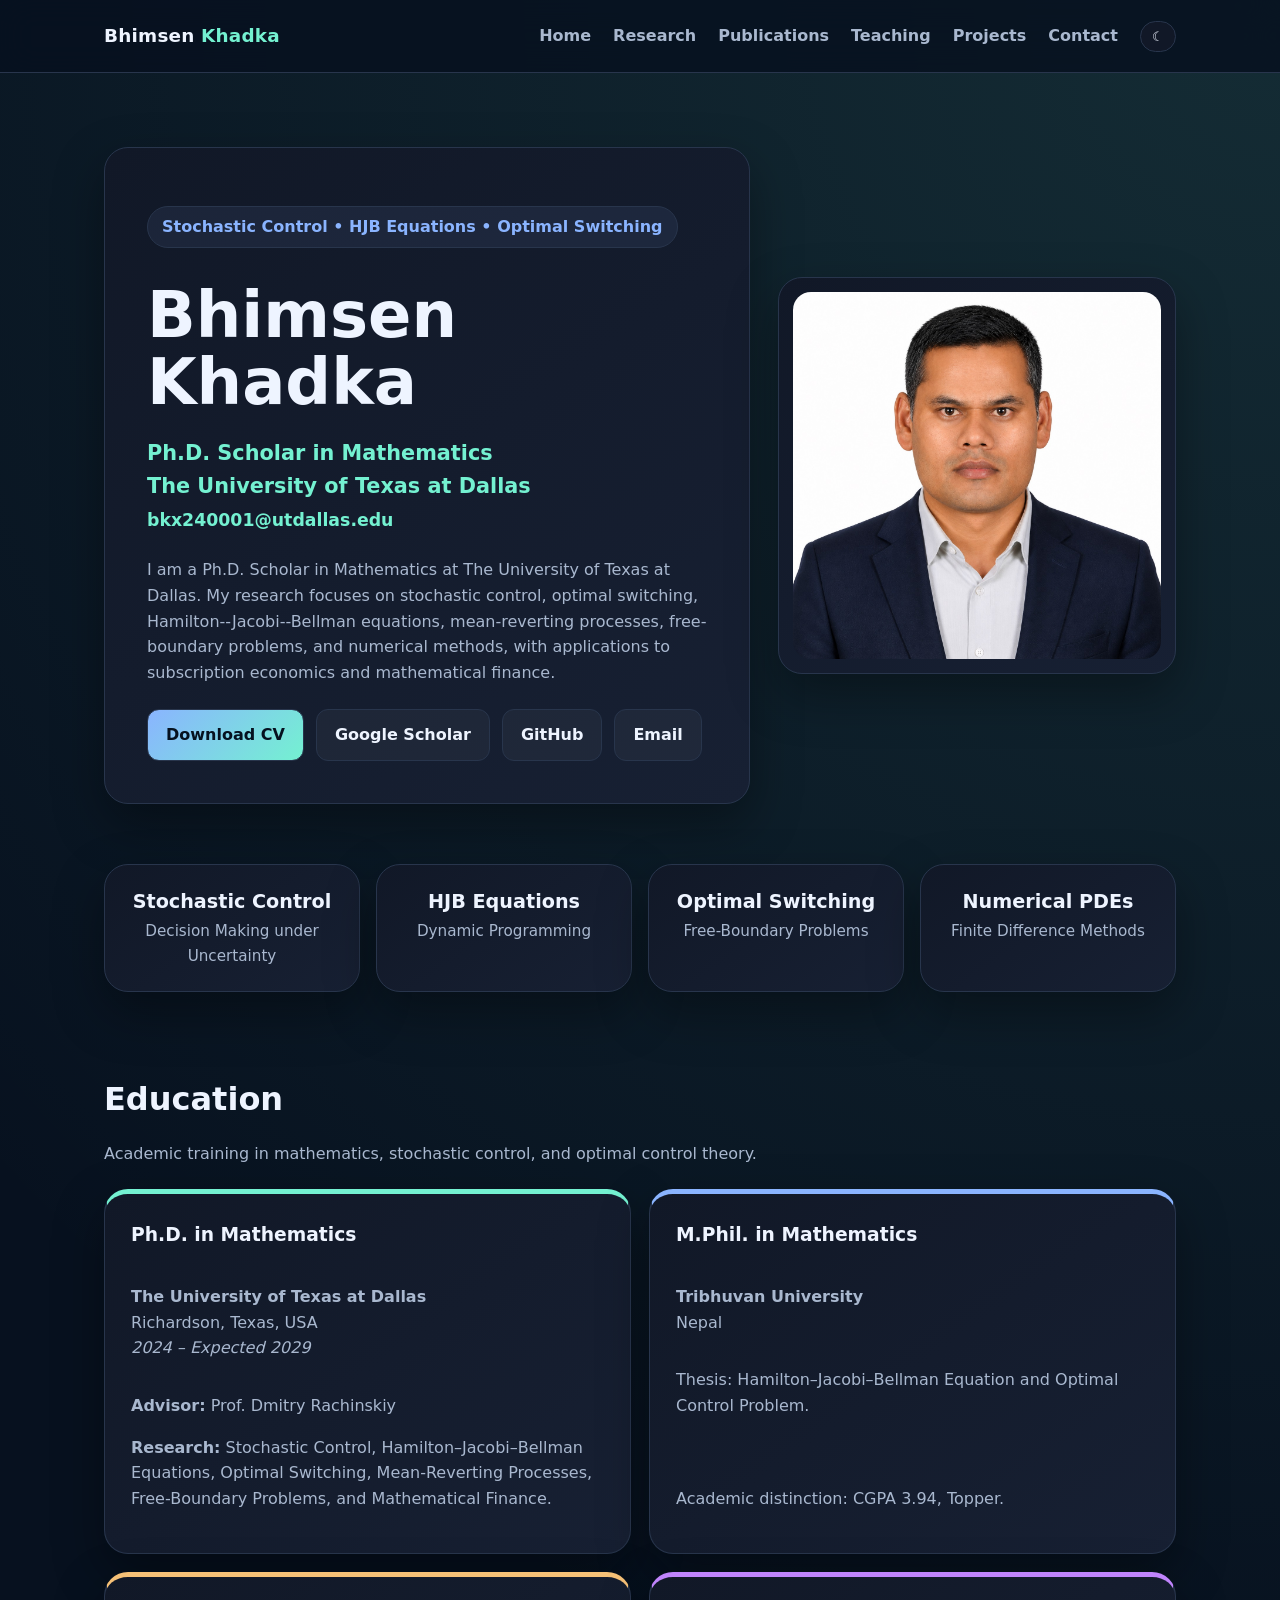
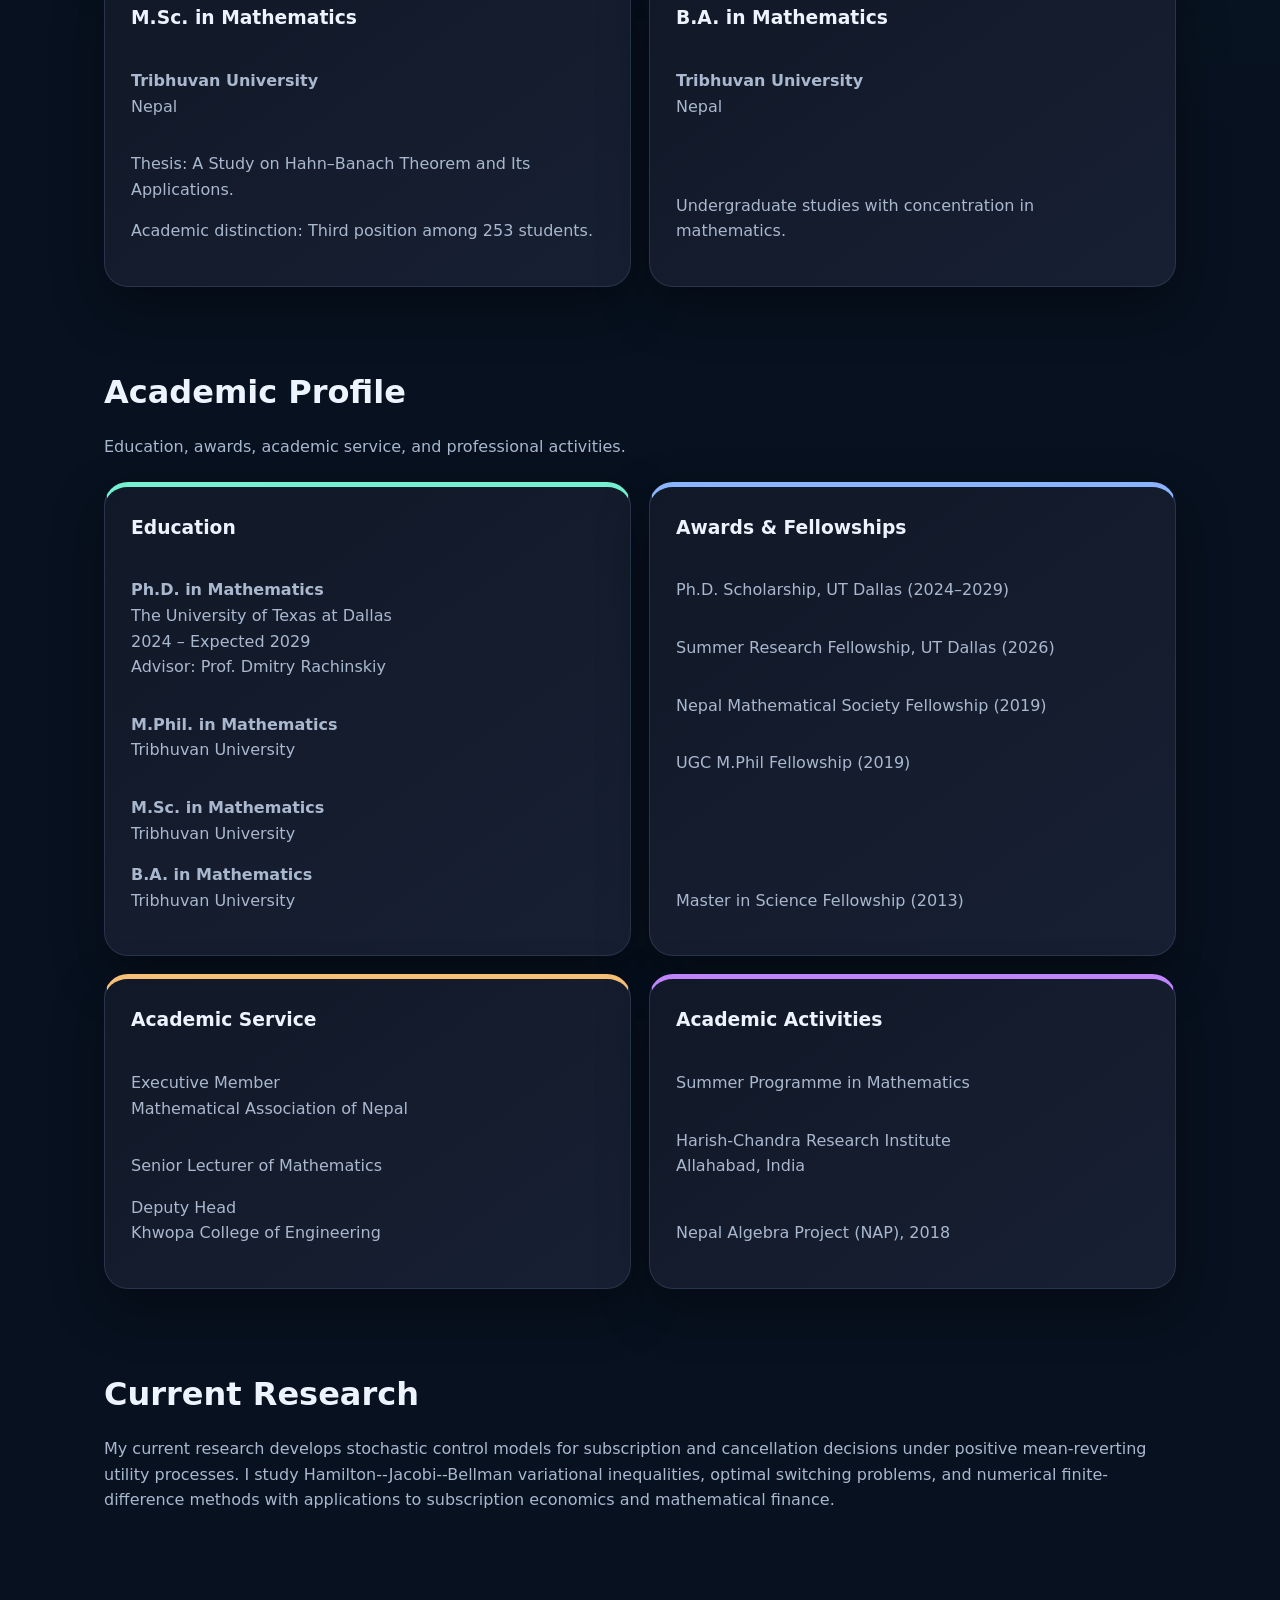
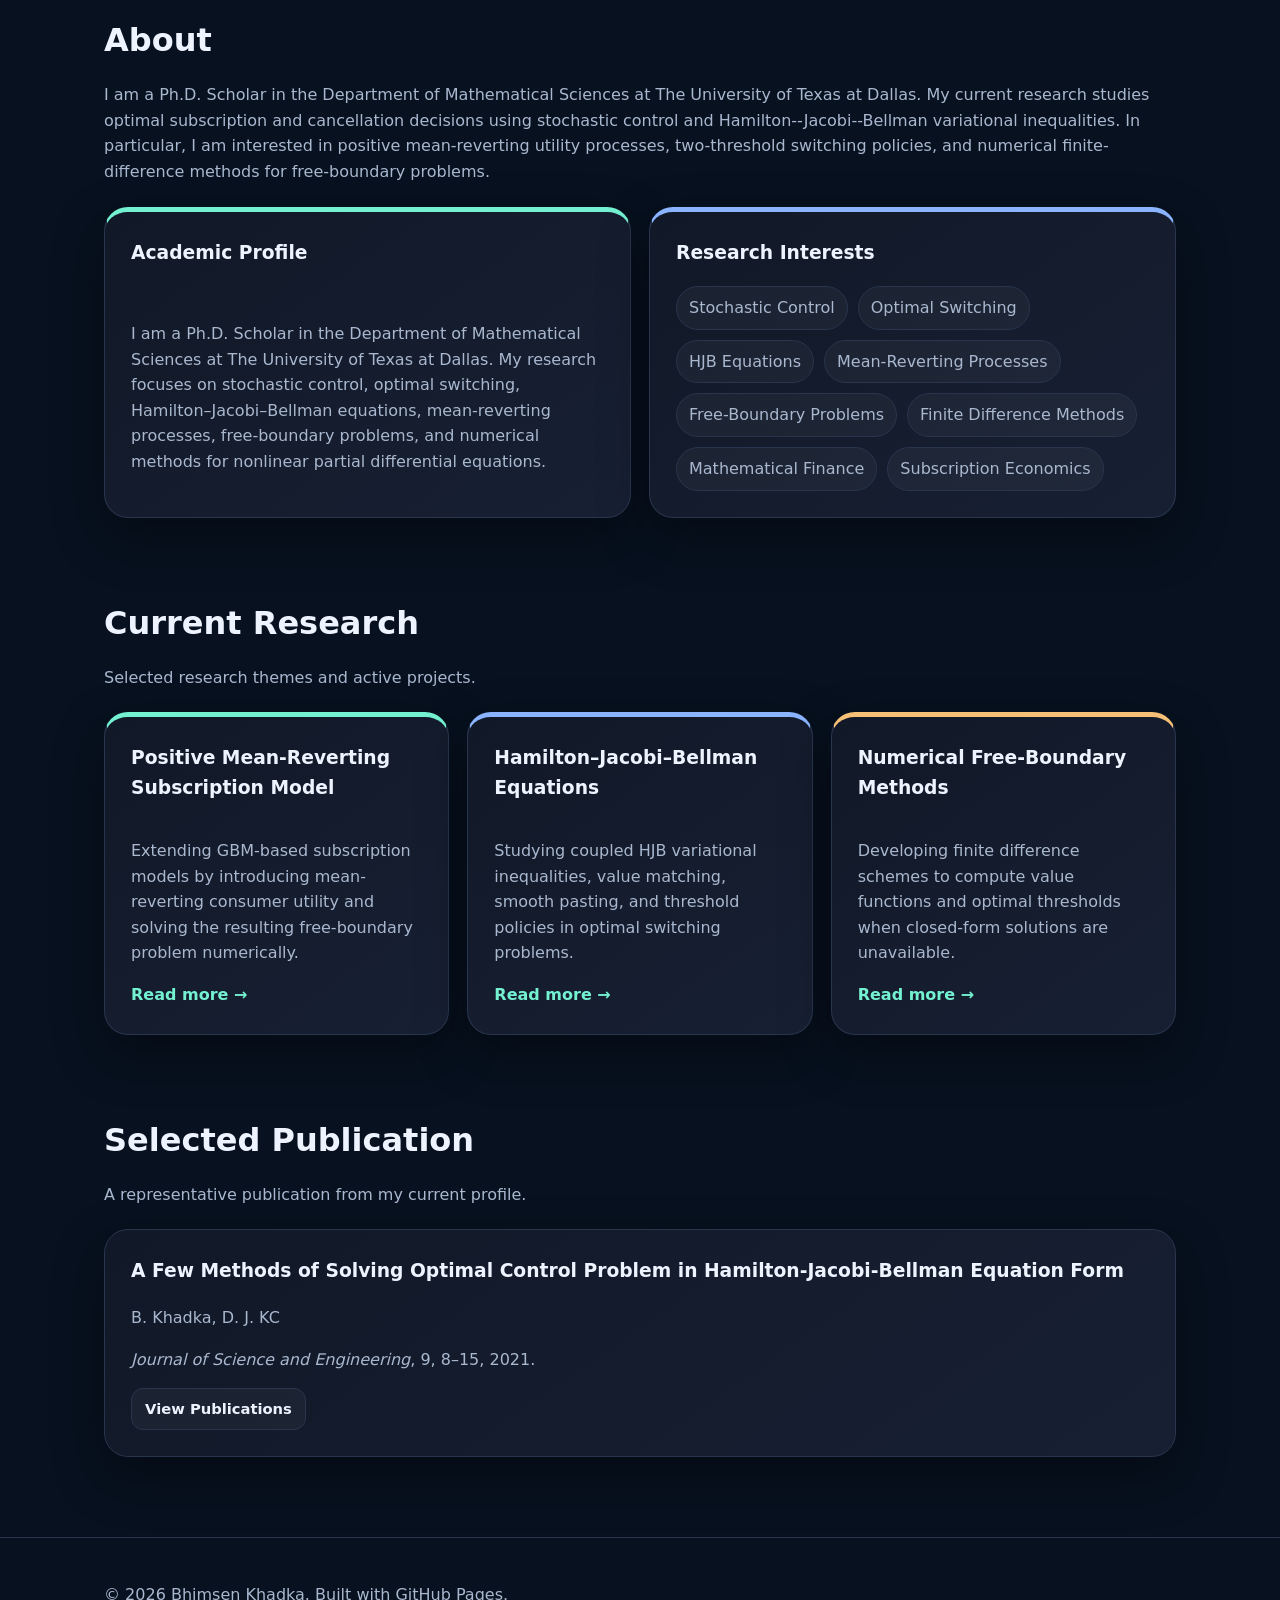
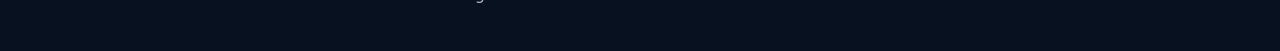
<file: index.html>
<!DOCTYPE html>
<html lang="en">
<head>
  <meta charset="UTF-8" />
  <meta name="viewport" content="width=device-width, initial-scale=1.0" />
  <title>Bhimsen Khadka | Mathematics PhD</title>
  <meta name="description" content="Academic website of Bhimsen Khadka, PhD Scholar in Mathematics at The University of Texas at Dallas." />
  <meta name="google-site-verification" content="ZYRdFYte85MafFgRu5NXMgGypsYidAjBqfhh8ABR3eA" />
  <link rel="stylesheet" href="css/style.css" />
</head>
<body>
  <header class="site-header">
    <nav class="nav container">
      <a class="brand" href="index.html">Bhimsen <span>Khadka</span></a>
      <button class="nav-toggle" id="navToggle">☰</button>
      <div class="nav-links" id="navLinks">
        <a href="index.html">Home</a>
        <a href="research.html">Research</a>
        <a href="publications.html">Publications</a>
        <a href="teaching.html">Teaching</a>
        <a href="projects.html">Projects</a>
        <a href="contact.html">Contact</a>
        <button id="themeToggle" class="theme-btn">☾</button>
      </div>
    </nav>
  </header>

  <main>
    <section class="hero container">
      <div class="hero-card">
        <p class="eyebrow">Stochastic Control • HJB Equations • Optimal Switching</p>
        <h1>Bhimsen Khadka</h1>
        <p class="subtitle">
Ph.D. Scholar in Mathematics<br />
The University of Texas at Dallas<br />
<small>bkx240001@utdallas.edu</small>
        </p>
        <p class="hero-text">
  I am a Ph.D. Scholar in Mathematics at The University of Texas at Dallas.
  My research focuses on stochastic control, optimal switching,
  Hamilton--Jacobi--Bellman equations, mean-reverting processes,
  free-boundary problems, and numerical methods, with applications to
  subscription economics and mathematical finance.
         </p>
        <div class="button-row">
          <a class="btn primary" href="Bhimsen_CV.pdf">Download CV</a>
          <a class="btn" href="https://scholar.google.com/citations?user=SEd0afoAAAAJ&hl=en" target="_blank">Google Scholar</a>
          <a class="btn" href="https://github.com/BhimsenKhadka" target="_blank">GitHub</a>
          <a class="btn" href="mailto:bkx240001@utdallas.edu">Email</a>
        </div>
      </div>
      <div class="profile-card">
        <img src="Photo.jpg" alt="Bhimsen Khadka" />
      </div>
    </section>
<section class="stats container">
    <div class="stat-card">
<strong>Stochastic Control</strong>
<span>Decision Making under Uncertainty</span>
</div>

<div class="stat-card">
<strong>HJB Equations</strong>
<span>Dynamic Programming</span>
</div>

<div class="stat-card">
<strong>Optimal Switching</strong>
<span>Free-Boundary Problems</span>
</div>

<div class="stat-card">
<strong>Numerical PDEs</strong>
<span>Finite Difference Methods</span>
</div>
</section>
<section class="section container">
  <div class="section-heading">
    <h2>Education</h2>
    <p>Academic training in mathematics, stochastic control, and optimal control theory.</p>
  </div>

 <div class="grid two">

    <article class="card">
      <h3>Ph.D. in Mathematics</h3>
      <p>
        <strong>The University of Texas at Dallas</strong><br>
        Richardson, Texas, USA<br>
        <em>2024 – Expected 2029</em>
      </p>
      <p>
        <strong>Advisor:</strong> Prof. Dmitry Rachinskiy
      </p>
      <p>
        <strong>Research:</strong> Stochastic Control, Hamilton–Jacobi–Bellman
        Equations, Optimal Switching, Mean-Reverting Processes, Free-Boundary
        Problems, and Mathematical Finance.
      </p>
    </article>

    <article class="card">
      <h3>M.Phil. in Mathematics</h3>
      <p>
        <strong>Tribhuvan University</strong><br>
        Nepal
      </p>
      <p>
        Thesis: Hamilton–Jacobi–Bellman Equation and Optimal Control Problem.
      </p>
      <p>
        Academic distinction: CGPA 3.94, Topper.
      </p>
    </article>

    <article class="card">
      <h3>M.Sc. in Mathematics</h3>
      <p>
        <strong>Tribhuvan University</strong><br>
        Nepal
      </p>
      <p>
        Thesis: A Study on Hahn–Banach Theorem and Its Applications.
      </p>
      <p>
        Academic distinction: Third position among 253 students.
      </p>
    </article>

    <article class="card">
      <h3>B.A. in Mathematics</h3>
      <p>
        <strong>Tribhuvan University</strong><br>
        Nepal
      </p>
      <p>
        Undergraduate studies with concentration in mathematics.
      </p>
    </article>

  </div>
</section>

    
<section class="section container">
    <div class="section-heading">
        <h2>Academic Profile</h2>
        <p>Education, awards, academic service, and professional activities.</p>
    </div>

    <div class="grid two">

        <div class="card">
            <h3>Education</h3>

            <p>
                <strong>Ph.D. in Mathematics</strong><br>
                The University of Texas at Dallas<br>
                2024 – Expected 2029<br>
                Advisor: Prof. Dmitry Rachinskiy
            </p>

            <p>
                <strong>M.Phil. in Mathematics</strong><br>
                Tribhuvan University
            </p>

            <p>
                <strong>M.Sc. in Mathematics</strong><br>
                Tribhuvan University
            </p>

            <p>
                <strong>B.A. in Mathematics</strong><br>
                Tribhuvan University
            </p>
        </div>

        <div class="card">
            <h3>Awards & Fellowships</h3>

            <p>Ph.D. Scholarship, UT Dallas (2024–2029)</p>

            <p>Summer Research Fellowship, UT Dallas (2026)</p>

            <p>Nepal Mathematical Society Fellowship (2019)</p>

            <p>UGC M.Phil Fellowship (2019)</p>

            <p>Master in Science Fellowship (2013)</p>
        </div>

        <div class="card">
            <h3>Academic Service</h3>

            <p>Executive Member<br>
            Mathematical Association of Nepal</p>

            <p>Senior Lecturer of Mathematics</p>

            <p>Deputy Head<br>
            Khwopa College of Engineering</p>
        </div>

        <div class="card">
            <h3>Academic Activities</h3>

            <p>Summer Programme in Mathematics</p>

            <p>Harish-Chandra Research Institute<br>
            Allahabad, India</p>

            <p>Nepal Algebra Project (NAP), 2018</p>
        </div>

    </div>
</section>

    
<section class="section container">
  <div class="section-heading">
    <h2>Current Research</h2>
    <p>
      My current research develops stochastic control models for subscription
      and cancellation decisions under positive mean-reverting utility processes.
      I study Hamilton--Jacobi--Bellman variational inequalities, optimal
      switching problems, and numerical finite-difference methods with
      applications to subscription economics and mathematical finance.
    </p>
  </div>
</section>
    <section class="section container">
      <div class="section-heading">
       
        <h2>About</h2>
       <p>
  I am a Ph.D. Scholar in the Department of Mathematical Sciences at
  The University of Texas at Dallas. My current research studies optimal
  subscription and cancellation decisions using stochastic control and
  Hamilton--Jacobi--Bellman variational inequalities. In particular, I am
  interested in positive mean-reverting utility processes, two-threshold
  switching policies, and numerical finite-difference methods for
  free-boundary problems.
</p>
      </div>
      <div class="grid two">
        <div class="card">
          <h3>Academic Profile</h3>
         <p>
I am a Ph.D. Scholar in the Department of Mathematical Sciences at
The University of Texas at Dallas. My research focuses on stochastic
control, optimal switching, Hamilton–Jacobi–Bellman equations,
mean-reverting processes, free-boundary problems, and numerical
methods for nonlinear partial differential equations.
</p>
        </div>
        <div class="card">
          <h3>Research Interests</h3>
          <div class="tags">
            <span>Stochastic Control</span>
            <span>Optimal Switching</span>
            <span>HJB Equations</span>
            <span>Mean-Reverting Processes</span>
            <span>Free-Boundary Problems</span>
            <span>Finite Difference Methods</span>
            <span>Mathematical Finance</span>
            <span>Subscription Economics</span>
          </div>
        </div>
      </div>
    </section>

    <section class="section container">
      <div class="section-heading">
        <h2>Current Research</h2>
        <p>Selected research themes and active projects.</p>
      </div>
      <div class="grid three">
        <article class="card">
          <h3>Positive Mean-Reverting Subscription Model</h3>
          <p>
            Extending GBM-based subscription models by introducing mean-reverting
            consumer utility and solving the resulting free-boundary problem numerically.
          </p>
          <a class="text-link" href="research.html">Read more →</a>
        </article>
        <article class="card">
          <h3>Hamilton–Jacobi–Bellman Equations</h3>
          <p>
            Studying coupled HJB variational inequalities, value matching,
            smooth pasting, and threshold policies in optimal switching problems.
          </p>
          <a class="text-link" href="research.html">Read more →</a>
        </article>
        <article class="card">
          <h3>Numerical Free-Boundary Methods</h3>
          <p>
            Developing finite difference schemes to compute value functions and
            optimal thresholds when closed-form solutions are unavailable.
          </p>
          <a class="text-link" href="projects.html">Read more →</a>
        </article>
      </div>
    </section>

    <section class="section container">
      <div class="section-heading">
        <h2>Selected Publication</h2>
        <p>A representative publication from my current profile.</p>
      </div>
      <div class="publication">
        <h3>A Few Methods of Solving Optimal Control Problem in Hamilton-Jacobi-Bellman Equation Form</h3>
        <p>B. Khadka, D. J. KC</p>
        <p><em>Journal of Science and Engineering</em>, 9, 8–15, 2021.</p>
        <a class="btn small" href="publications.html">View Publications</a>
      </div>
    </section>
  </main>

  <footer class="footer">
    <div class="container">
      <p>© <span id="year"></span> Bhimsen Khadka. Built with GitHub Pages.</p>
    </div>
  </footer>

  <script src="js/script.js"></script>
</body>
</html>
</file>
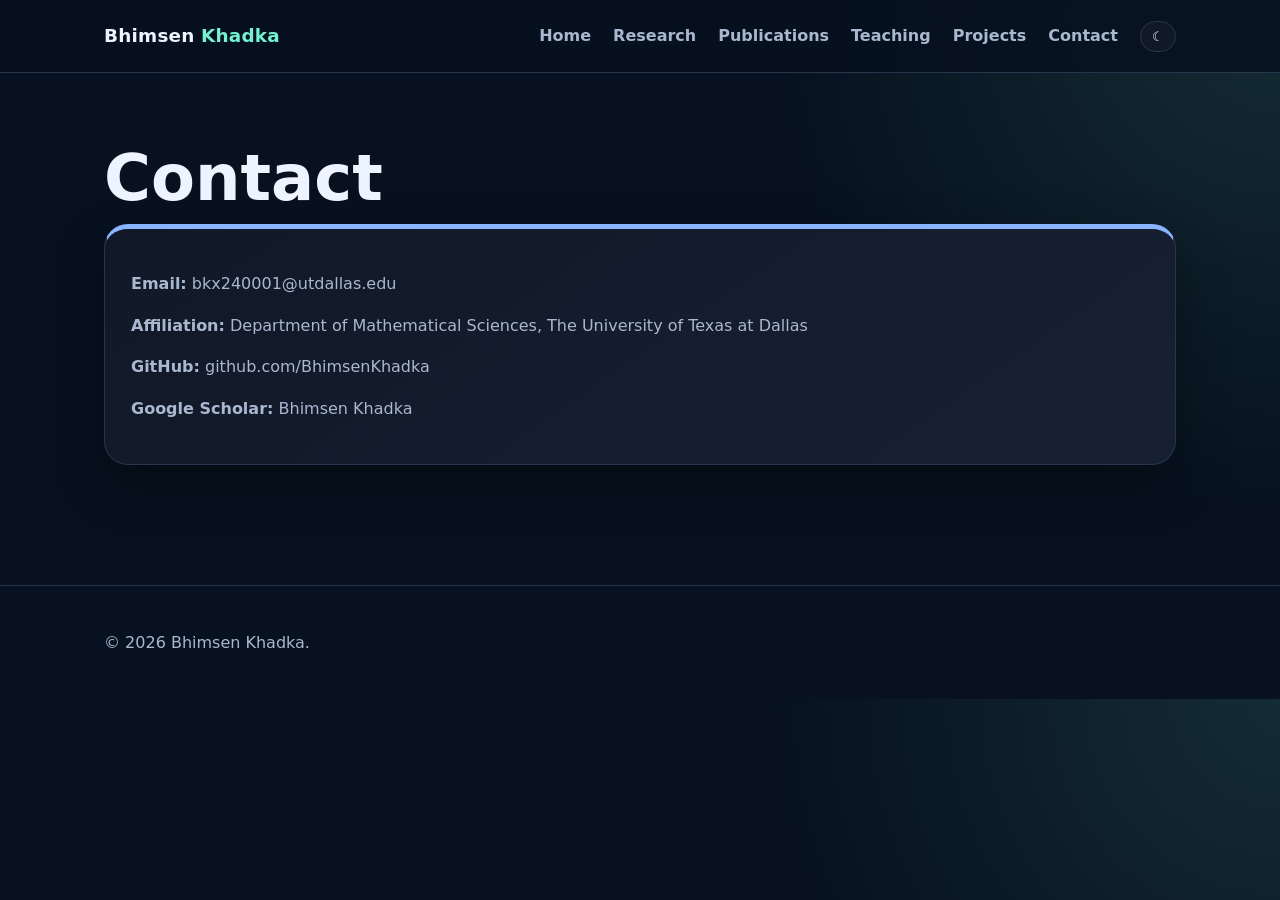
<file: contact.html>
<!DOCTYPE html>
<html lang="en">
<head>
  <meta charset="UTF-8" />
  <meta name="viewport" content="width=device-width, initial-scale=1.0" />
  <title>Contact | Bhimsen Khadka</title>
  <link rel="stylesheet" href="css/style.css" />
</head>
<body>
<header class="site-header"><nav class="nav container"><a class="brand" href="index.html">Bhimsen <span>Khadka</span></a><button class="nav-toggle" id="navToggle">☰</button><div class="nav-links" id="navLinks"><a href="index.html">Home</a><a href="research.html">Research</a><a href="publications.html">Publications</a><a href="teaching.html">Teaching</a><a href="projects.html">Projects</a><a href="contact.html">Contact</a><button id="themeToggle" class="theme-btn">☾</button></div></nav></header>
<main class="container page">
  <h1>Contact</h1>
  <div class="card">
    <p><strong>Email:</strong> <a href="mailto:bkx240001@utdallas.edu">bkx240001@utdallas.edu</a></p>
    <p><strong>Affiliation:</strong> Department of Mathematical Sciences, The University of Texas at Dallas</p>
    <p><strong>GitHub:</strong> <a href="https://github.com/BhimsenKhadka" target="_blank">github.com/BhimsenKhadka</a></p>
  <p><strong>Google Scholar:</strong> <a href="https://scholar.google.com/citations?user=SEd0afoAAAAJ&hl=en" target="_blank">Bhimsen Khadka</a></p>
  </div>
</main>
<footer class="footer"><div class="container"><p>© <span id="year"></span> Bhimsen Khadka.</p></div></footer>
<script src="js/script.js"></script>
</body>
</html>
</file>
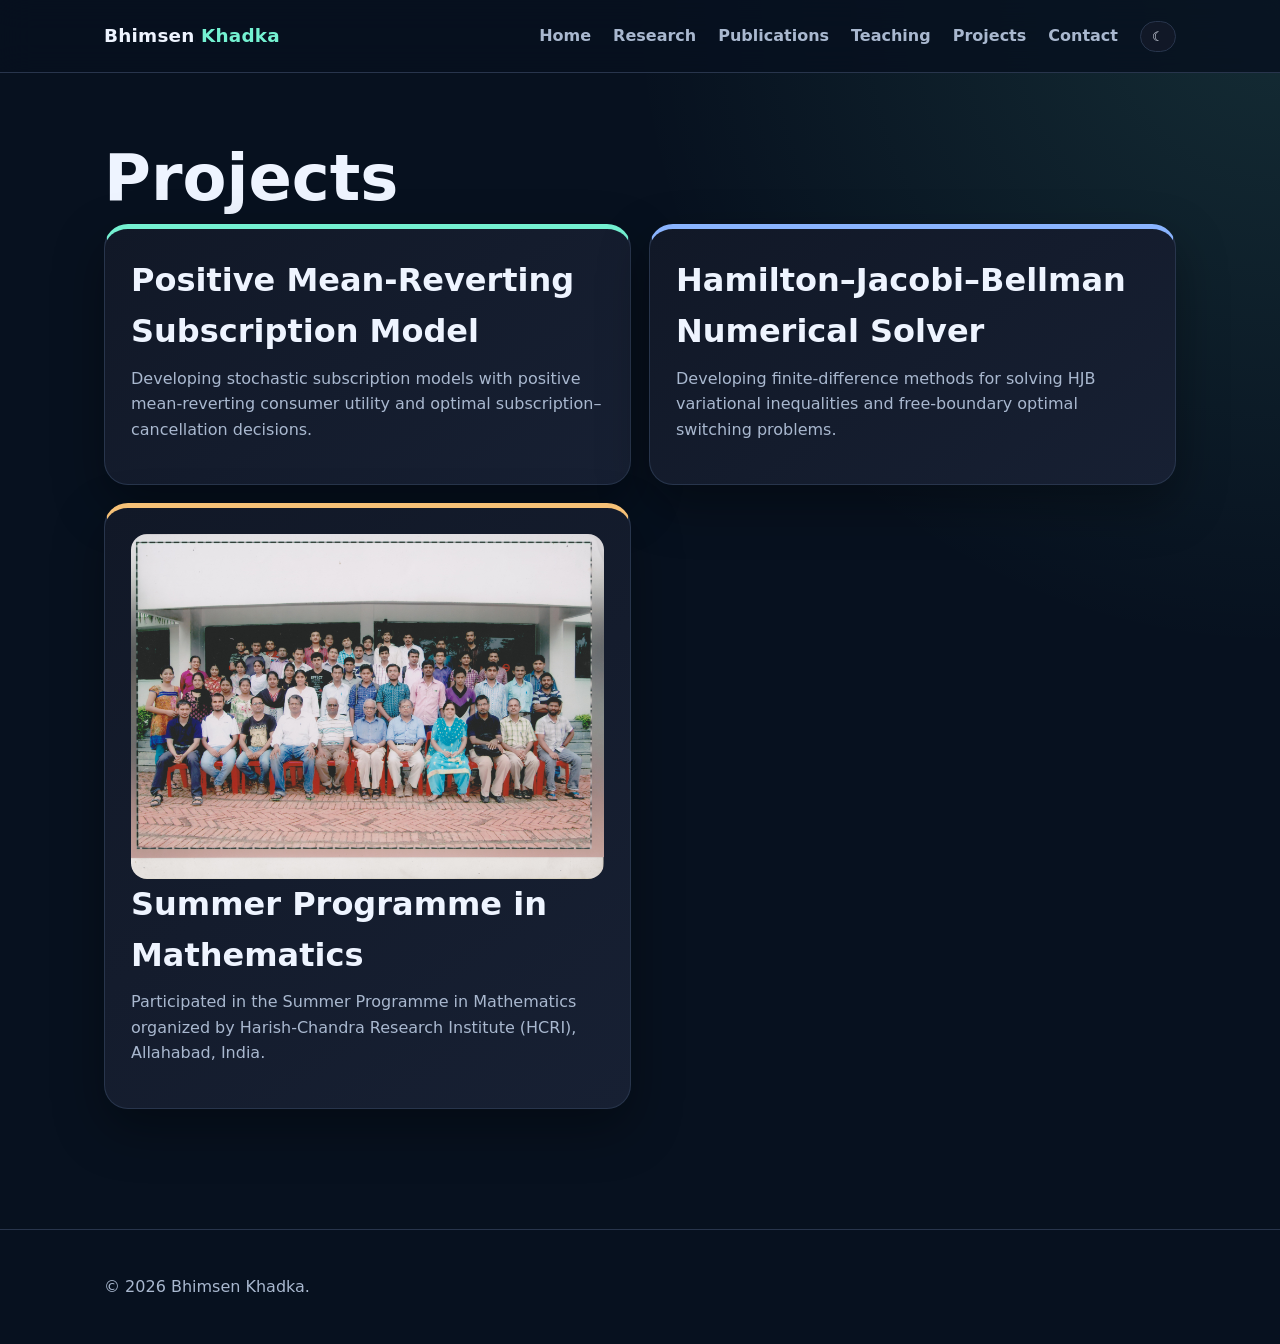
<file: projects.html>
<!DOCTYPE html>
<html lang="en">
<head>
  <meta charset="UTF-8" />
  <meta name="viewport" content="width=device-width, initial-scale=1.0" />
  <title>Projects | Bhimsen Khadka</title>
  <link rel="stylesheet" href="css/style.css" />
</head>
<body>
<header class="site-header"><nav class="nav container"><a class="brand" href="index.html">Bhimsen <span>Khadka</span></a><button class="nav-toggle" id="navToggle">☰</button><div class="nav-links" id="navLinks"><a href="index.html">Home</a><a href="research.html">Research</a><a href="publications.html">Publications</a><a href="teaching.html">Teaching</a><a href="projects.html">Projects</a><a href="contact.html">Contact</a><button id="themeToggle" class="theme-btn">☾</button></div></nav></header>
<main class="container page">
  <h1>Projects</h1>
 <div class="grid two">

<div class="card">
<h2>Positive Mean-Reverting Subscription Model</h2>

<p>
Developing stochastic subscription models with positive mean-reverting
consumer utility and optimal subscription–cancellation decisions.
</p>

</div>

<div class="card">
<h2>Hamilton–Jacobi–Bellman Numerical Solver</h2>

<p>
Developing finite-difference methods for solving HJB variational
inequalities and free-boundary optimal switching problems.
</p>

</div>

<div class="card">

<img
    src="images/spim-hcri-2018.jpg.jpeg"
   class="project-photo">
   

<h2>Summer Programme in Mathematics </h2>

<p>
Participated in the Summer Programme in Mathematics organized by
Harish-Chandra Research Institute (HCRI), Allahabad, India.
</p>

</div>

</div>
  </div>
</main>
<footer class="footer"><div class="container"><p>© <span id="year"></span> Bhimsen Khadka.</p></div></footer>
<script src="js/script.js"></script>
</body>
</html>
</file>
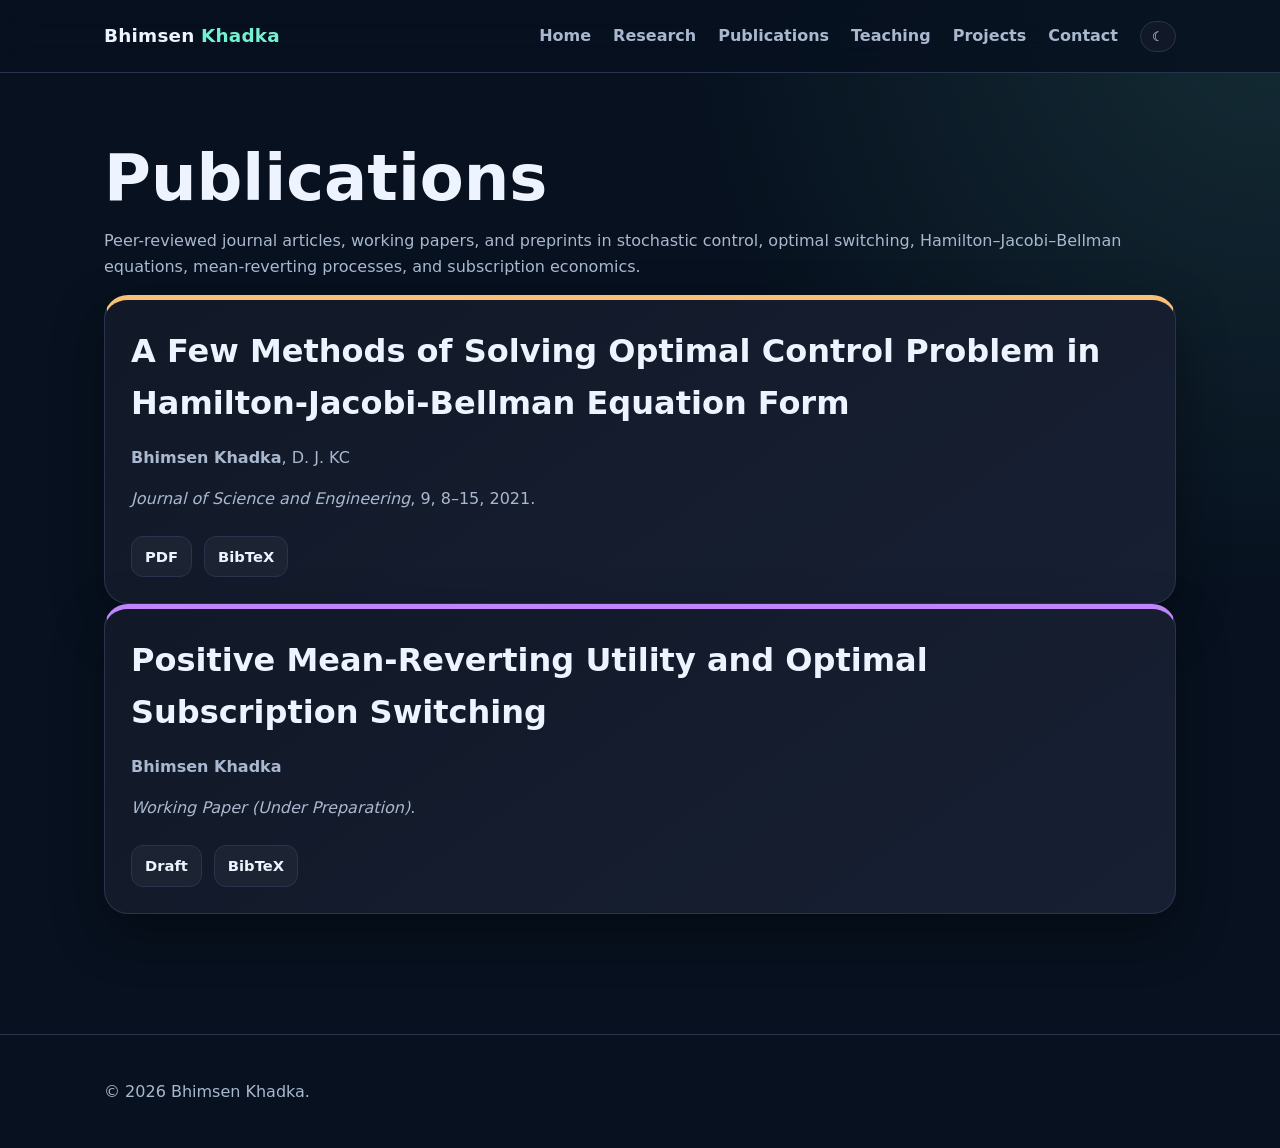
<file: publications.html>
<!DOCTYPE html>
<html lang="en">
<head>
  <meta charset="UTF-8" />
  <meta name="viewport" content="width=device-width, initial-scale=1.0" />
  <title>Publications | Bhimsen Khadka</title>
  <link rel="stylesheet" href="css/style.css" />
</head>
<body>
<header class="site-header"><nav class="nav container"><a class="brand" href="index.html">Bhimsen <span>Khadka</span></a><button class="nav-toggle" id="navToggle">☰</button><div class="nav-links" id="navLinks"><a href="index.html">Home</a><a href="research.html">Research</a><a href="publications.html">Publications</a><a href="teaching.html">Teaching</a><a href="projects.html">Projects</a><a href="contact.html">Contact</a><button id="themeToggle" class="theme-btn">☾</button></div></nav></header>
<main class="container page">
  <h1>Publications</h1>
  <p class="lead">
Peer-reviewed journal articles, working papers, and preprints in stochastic
control, optimal switching, Hamilton–Jacobi–Bellman equations,
mean-reverting processes, and subscription economics.
</p>

<section class="publication card">
    <h2>A Few Methods of Solving Optimal Control Problem in Hamilton-Jacobi-Bellman Equation Form</h2>
    <p><strong>Bhimsen Khadka</strong>, D. J. KC</p>
    <p><em>Journal of Science and Engineering</em>, 9, 8–15, 2021.</p>
    <div class="button-row"><a class="btn small" href="#">PDF</a><a class="btn small" href="#">BibTeX</a></div>
  </section>

 <section class="publication card">
    <h2>Positive Mean-Reverting Utility and Optimal Subscription Switching</h2>
    <p><strong>Bhimsen Khadka</strong></p>
  <p><em>Working Paper (Under Preparation)</em>.</p>
    <div class="button-row"><a class="btn small" href="#">Draft</a><a class="btn small" href="#">BibTeX</a></div>
  </section>
</main>
<footer class="footer"><div class="container"><p>© <span id="year"></span> Bhimsen Khadka.</p></div></footer>
<script src="js/script.js"></script>
</body>
</html>
</file>
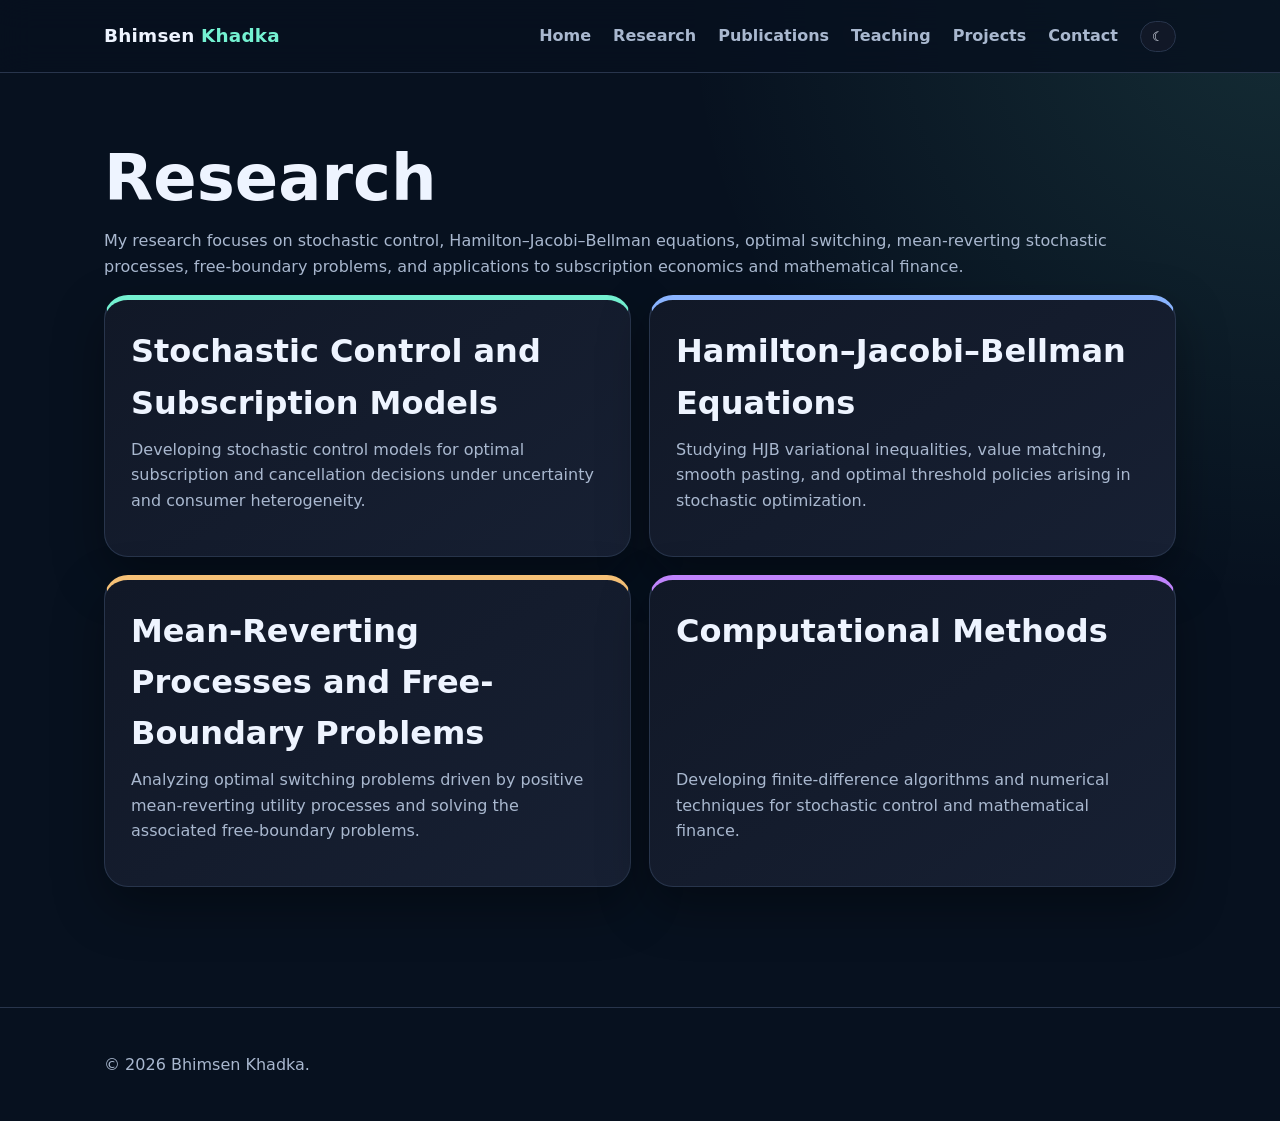
<file: research.html>
<!DOCTYPE html>
<html lang="en">
<head>
  <meta charset="UTF-8" />
  <meta name="viewport" content="width=device-width, initial-scale=1.0" />
  <title>Research | Bhimsen Khadka</title>
  <link rel="stylesheet" href="css/style.css" />
</head>
<body>
<header class="site-header"><nav class="nav container"><a class="brand" href="index.html">Bhimsen <span>Khadka</span></a><button class="nav-toggle" id="navToggle">☰</button><div class="nav-links" id="navLinks"><a href="index.html">Home</a><a href="research.html">Research</a><a href="publications.html">Publications</a><a href="teaching.html">Teaching</a><a href="projects.html">Projects</a><a href="contact.html">Contact</a><button id="themeToggle" class="theme-btn">☾</button></div></nav></header>
<main class="container page">
  <h1>Research</h1>
<p class="lead">
My research focuses on stochastic control, Hamilton–Jacobi–Bellman equations,
optimal switching, mean-reverting stochastic processes, free-boundary problems,
and applications to subscription economics and mathematical finance.
</p>
  <div class="grid two">
<div class="card"><h2>Stochastic Control and Subscription Models</h2><p>Developing stochastic control models for optimal subscription and cancellation decisions under uncertainty and consumer heterogeneity.</p></div>
<div class="card"><h2>Hamilton–Jacobi–Bellman Equations</h2><p>Studying HJB variational inequalities, value matching, smooth pasting, and optimal threshold policies arising in stochastic optimization.</p></div>
<div class="card"><h2>Mean-Reverting Processes and Free-Boundary Problems</h2><p>Analyzing optimal switching problems driven by positive mean-reverting utility processes and solving the associated free-boundary problems.</p></div>
 <div class="card"><h2>Computational Methods</h2><p>Developing finite-difference algorithms and numerical techniques for stochastic control and mathematical finance.</p></div>
  </div>
</main>
<footer class="footer"><div class="container"><p>© <span id="year"></span> Bhimsen Khadka.</p></div></footer>
<script src="js/script.js"></script>
</body>
</html>
</file>
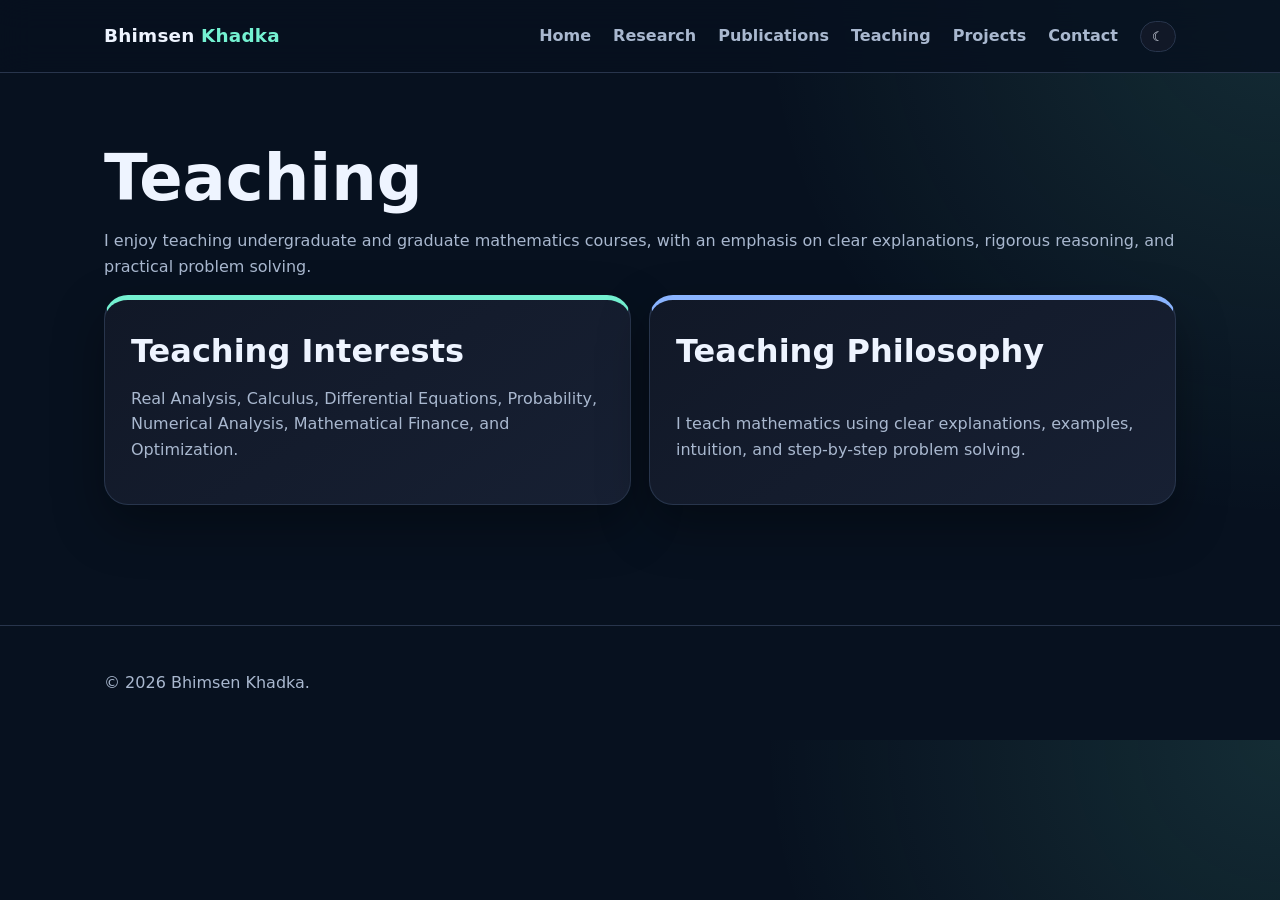
<file: teaching.html>
<!DOCTYPE html>
<html lang="en">
<head>
  <meta charset="UTF-8" />
  <meta name="viewport" content="width=device-width, initial-scale=1.0" />
  <title>Teaching | Bhimsen Khadka</title>
  <link rel="stylesheet" href="css/style.css" />
</head>
<body>
<header class="site-header"><nav class="nav container"><a class="brand" href="index.html">Bhimsen <span>Khadka</span></a><button class="nav-toggle" id="navToggle">☰</button><div class="nav-links" id="navLinks"><a href="index.html">Home</a><a href="research.html">Research</a><a href="publications.html">Publications</a><a href="teaching.html">Teaching</a><a href="projects.html">Projects</a><a href="contact.html">Contact</a><button id="themeToggle" class="theme-btn">☾</button></div></nav></header>
<main class="container page">
  <h1>Teaching</h1>
<p class="lead">
I enjoy teaching undergraduate and graduate mathematics courses, with an emphasis on clear explanations, rigorous reasoning, and practical problem solving.
</p>
  <div class="grid two">
    <div class="card"><h2>Teaching Interests</h2><p>Real Analysis, Calculus, Differential Equations, Probability, Numerical Analysis, Mathematical Finance, and Optimization.</p></div>
    <div class="card"><h2>Teaching Philosophy</h2><p>I teach mathematics using clear explanations, examples, intuition, and step-by-step problem solving.</p></div>
  </div>
</main>
<footer class="footer"><div class="container"><p>© <span id="year"></span> Bhimsen Khadka.</p></div></footer>
<script src="js/script.js"></script>
</body>
</html>
</file>
<file: css/style.css>
:root{
  --bg:#07111f;
  --surface:#111827;
  --surface2:#172033;
  --text:#eef4ff;
  --muted:#a9b8cf;
  --line:#28354c;
  --accent:#74f1d1;
  --accent2:#8ab4ff;
  --shadow:0 20px 50px rgba(0,0,0,.35);
}
:root.light{
  --bg:#f7f9fc;
  --surface:#ffffff;
  --surface2:#eef3fb;
  --text:#122033;
  --muted:#52627a;
  --line:#d9e1ee;
  --accent:#0f766e;
  --accent2:#1d4ed8;
  --shadow:0 16px 40px rgba(30,41,59,.12);
}
*{box-sizing:border-box}
body{
  margin:0;
  font-family:Inter, system-ui, -apple-system, BlinkMacSystemFont, "Segoe UI", sans-serif;
  background:radial-gradient(circle at top right, rgba(116,241,209,.12), transparent 35%), var(--bg);
  color:var(--text);
  line-height:1.6;
}
a{color:inherit;text-decoration:none}
.container{max-width:1120px;margin:0 auto;padding:0 24px}
.site-header{
  position:sticky;top:0;z-index:10;
  background:rgba(7,17,31,.82);
  backdrop-filter:blur(16px);
  border-bottom:1px solid var(--line);
}
.light .site-header{background:rgba(247,249,252,.86)}
.nav{height:72px;display:flex;align-items:center;justify-content:space-between}
.brand{font-weight:800;font-size:1.15rem;letter-spacing:.2px}
.brand span{color:var(--accent)}
.nav-links{display:flex;align-items:center;gap:22px}
.nav-links a{color:var(--muted);font-weight:600}
.nav-links a:hover{color:var(--accent)}
.nav-toggle{display:none;background:none;border:0;color:var(--text);font-size:1.6rem}
.theme-btn{border:1px solid var(--line);background:var(--surface);color:var(--text);border-radius:999px;padding:7px 11px;cursor:pointer}
.hero{display:grid;grid-template-columns:1.3fr .8fr;gap:28px;align-items:center;padding-top:74px;padding-bottom:48px}
.hero-card,.profile-card,.card,.publication,.stats div{
  background:linear-gradient(145deg,var(--surface),var(--surface2));
  border:1px solid var(--line);
  border-radius:24px;
  box-shadow:var(--shadow);
}
.hero-card{padding:42px}
.eyebrow{display:inline-block;color:var(--accent2);font-weight:700;border:1px solid var(--line);border-radius:999px;padding:7px 14px;background:rgba(138,180,255,.08)}
h1{font-size:clamp(2.4rem,5vw,4.6rem);line-height:1.05;margin:18px 0 12px}
h2{font-size:2rem;margin:0 0 8px}
h3{margin-top:0}
.subtitle{font-size:1.3rem;color:var(--accent);font-weight:700}
.hero-text,.lead,.section-heading p,.card p,.publication p{color:var(--muted)}
.button-row{display:flex;flex-wrap:wrap;gap:12px;margin-top:24px}
.btn{
  display:inline-flex;align-items:center;justify-content:center;
  border:1px solid var(--line);border-radius:12px;padding:12px 18px;
  background:rgba(255,255,255,.04);font-weight:800;
}
.btn:hover{transform:translateY(-2px);border-color:var(--accent);transition:.2s}
.btn.primary{background:linear-gradient(135deg,var(--accent2),var(--accent));color:#05111f}
.btn.small{padding:8px 13px;font-size:.92rem}
.profile-card{padding:14px}
.profile-card img{width:100%;display:block;border-radius:18px;aspect-ratio:1/1;object-fit:cover}
.stats{display:grid;grid-template-columns:repeat(4,1fr);gap:16px;padding:12px 24px 42px}
.stats div{text-align:center;padding:22px}
.stats strong{display:block;color:var(--text);font-size:1.2rem}
.stats span{color:var(--muted);font-size:.95rem}
.section{padding:40px 24px}
.section-heading{margin-bottom:22px}
.grid{
    display:grid;
    gap:18px;
}

.grid.two{
    grid-template-columns:repeat(2,1fr);
}

.grid.three{
    grid-template-columns:repeat(3,1fr);
}

.grid.two .card,
.grid.three .card{
    display:flex;
    flex-direction:column;
    height:100%;
}

.grid.two .card p:last-child,
.grid.three .card p:last-child{
    margin-top:auto;
}

.card,
.publication{
    padding:26px;
}
.card:nth-child(1){border-top:5px solid #74f1d1}
.card:nth-child(2){border-top:5px solid #8ab4ff}
.card:nth-child(3){border-top:5px solid #f6c177}
.card:nth-child(4){border-top:5px solid #c084fc}
.tags{display:flex;gap:10px;flex-wrap:wrap}
.tags span{border:1px solid var(--line);border-radius:999px;padding:8px 12px;color:var(--muted);background:rgba(255,255,255,.04)}
.text-link{color:var(--accent);font-weight:800}
.page{padding-top:54px;padding-bottom:80px}
.footer{border-top:1px solid var(--line);padding:28px 0;color:var(--muted);margin-top:40px}
@media(max-width:850px){
  .hero,.grid.two,.grid.three,.stats{grid-template-columns:1fr}
  .nav-toggle{display:block}
  .nav-links{display:none;position:absolute;left:0;right:0;top:72px;background:var(--surface);padding:18px 24px;flex-direction:column;align-items:flex-start;border-bottom:1px solid var(--line)}
  .nav-links.open{display:flex}
}
.project-photo{
    width:100%;
    height:auto;
    display:block;
    border-radius:16px;
}
</file>
